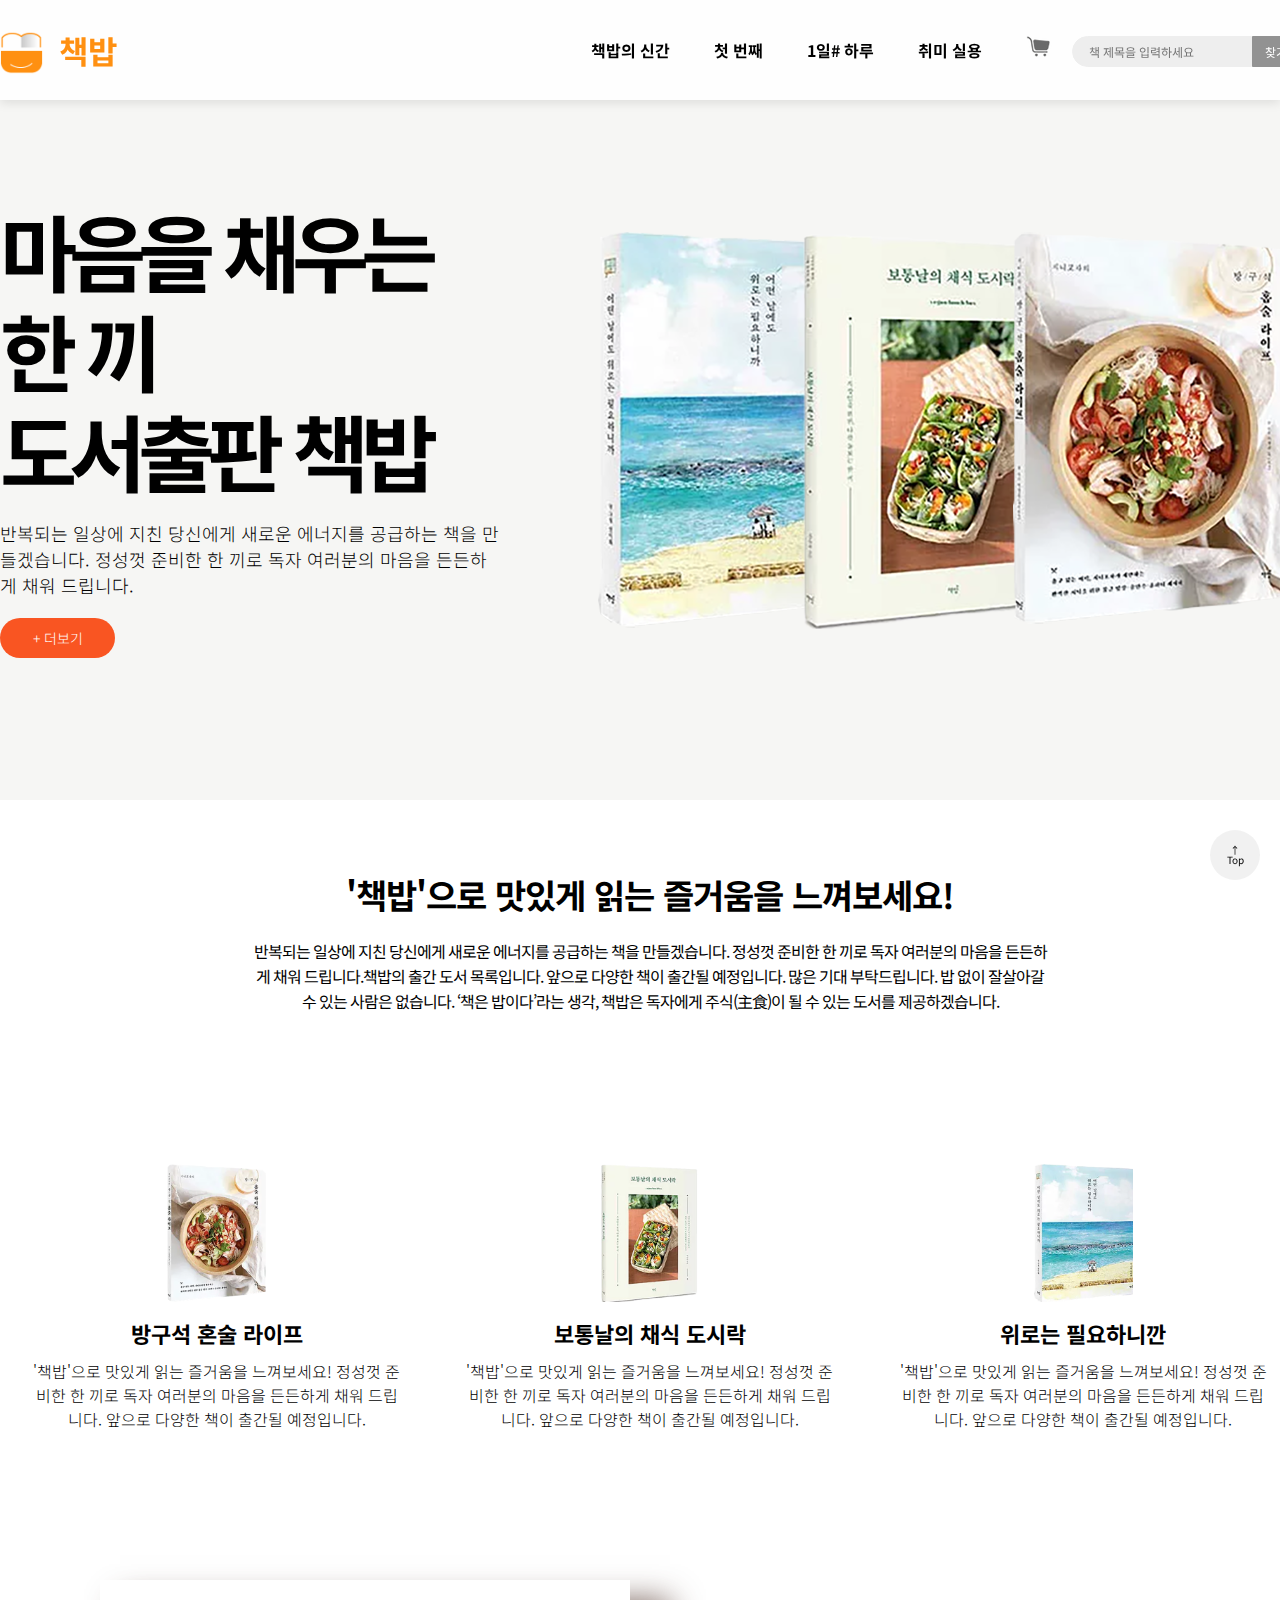
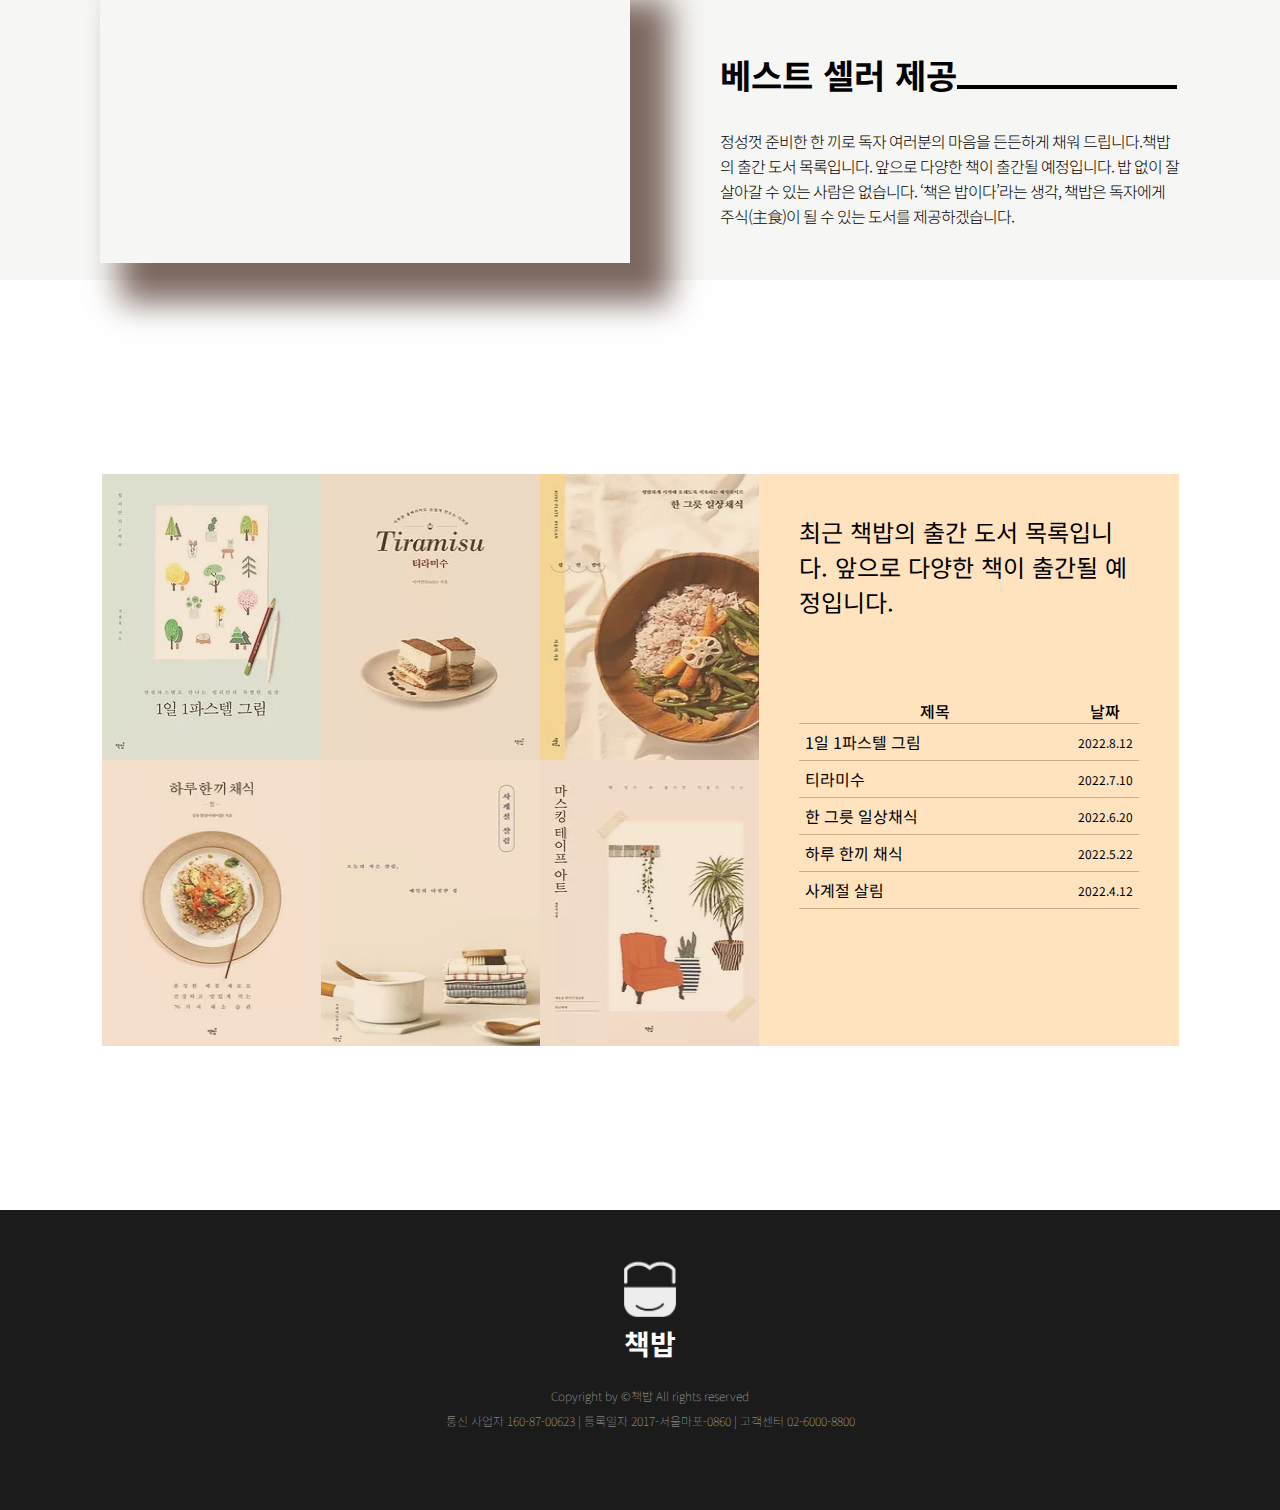
<file: index.html>
<!DOCTYPE html>
<html lang="ko">

<head>
  <title>실전 예제 웹사이트 만들기 따라하기-Main Page</title>
  <meta charset="utf-8">
  <link href="css/style.css" rel="stylesheet">
</head>

<body>
  <div id="top">
    <!-- 책밥 마크와 로고, GNB메뉴, 검색폼 -->
    <header>
      <div class="header-wrap m-auto">
        <div id="logoWrap">
          <!-- 책밥 마크와 로고 -->
          <a href="index.html">  
            <div class="logo-img f-le"><img src="imgs/top_logo.png" alt="logo"></div>
            <div class="logo-title">책밥</div>
          </a>
        </div> 
        <!-- GNB 메뉴 --> 
        <nav class="gnb">
          <ul id="navi">
            <li>
              <a href="#">책밥의 신간</a>
            </li>
            <li>
              <a href="#">첫 번째</a>
            </li>
            <li>
              <a href="sub.html" target="_self">1일# 하루</a>
            </li>
            <li>
              <a href="#">취미 실용</a>
            </li>
            <li>
              <a href="#"><img src="imgs/icon_cart.png" alt="cart"></a>
            </li>
          </ul>
          <!-- 검색폼 -->
          <div class="search-wrap">
            <form class="search">
              <input type="search" id="booksearch" name="booksearch" placeholder="책 제목을 입력하세요">
              <button class="search-btn" type="button">찾기</button>
            </form>
          </div>        
        </nav>
      </div>        
    </header>
    <main>
      <!-- 이벤트  -->
      <section id="banEvent">
        <div class="m-auto ban-event-on">
          <div class="ban-tit-wrap">
            <h1>마음을 채우는<br>한 끼<br>도서출판 책밥</h1>
            <p>반복되는 일상에 지친 당신에게 새로운 에너지를 공급하는 책을 만들겠습니다. 정성껏 준비한 한 끼로 독자 여러분의 마음을 든든하게 채워 드립니다.</p>
            <div class="event-btn">
              <a href="#">
                <div class="btn-more">&plus; 더보기</div>
              </a>
            </div>
          </div>
        </div>
      </section>
      <!-- 책밥 소개 -->
      <section class="biz-info">
        <div class="m-auto biz-text-wrap">
          <h2>'책밥'으로 맛있게 읽는 즐거움을 느껴보세요! </h2>
          <p>반복되는 일상에 지친 당신에게 새로운 에너지를 공급하는 책을 만들겠습니다. 정성껏 준비한 한 끼로 독자 여러분의 마음을 든든하게 채워 드립니다.책밥의 출간 도서 목록입니다. 앞으로 다양한 책이 출간될 예정입니다. 많은 기대 부탁드립니다. 밥 없이 잘살아갈 수 있는 사람은 없습니다. ‘책은 밥이다’라는 생각, 책밥은 독자에게 주식(主食)이 될 수 있는  도서를 제공하겠습니다.</p>
        </div>
        <div class="m-auto biz-3column">
          <div class="biz-3column-detail">
            <img src="imgs/icon1.png" alt="아이콘">
            <h3>방구석 혼술 라이프</h3>
            <p>'책밥'으로 맛있게 읽는 즐거움을 느껴보세요! 정성껏 준비한 한 끼로 독자 여러분의 마음을 든든하게 채워 드립니다. 앞으로 다양한 책이 출간될 예정입니다.</p>
          </div>
          <div class="biz-3column-detail">
            <img src="imgs/icon2.png" alt="아이콘">
            <h3>보통날의 채식 도시락</h3>
            <p>'책밥'으로 맛있게 읽는 즐거움을 느껴보세요! 정성껏 준비한 한 끼로 독자 여러분의 마음을 든든하게 채워 드립니다. 앞으로 다양한 책이 출간될 예정입니다.</p>
          </div>
          <div class="biz-3column-detail">
            <img src="imgs/icon3.png" alt="아이콘">
            <h3>위로는 필요하니깐</h3>
            <p>'책밥'으로 맛있게 읽는 즐거움을 느껴보세요! 정성껏 준비한 한 끼로 독자 여러분의 마음을 든든하게 채워 드립니다. 앞으로 다양한 책이 출간될 예정입니다.</p>
          </div>
        </div>
      </section>
      <!-- 유튜브 -->
      <section id="youtubeEvent">
        <div class=" youtube-event-bg cf">
          <div class="m-auto movie-story-wrap">
            <div class="f-le movie-youtube">
              <iframe width="560" height="315" src="https://www.youtube.com/embed/nzNV_IlB11M" allowfullscreen></iframe>            
            </div>
            <div class="f-ri movie-our-story">
              <h3>베스트 셀러 제공</h3>
              <p>정성껏 준비한 한 끼로 독자 여러분의 마음을 든든하게 채워 드립니다.책밥의 출간 도서 목록입니다. 앞으로 다양한 책이 출간될 예정입니다. 밥 없이 잘살아갈 수 있는 사람은 없습니다. ‘책은 밥이다’라는 생각, 책밥은 독자에게 주식(主食)이 될 수 있는  도서를 제공하겠습니다.</p>
            </div>
          </div>
        </div>
      </section>
      <!-- 책 갤러리와 뉴스 리스트 -->
      <section id="bookWrap">
        <div class="pt-st">
          <!-- 책 갤러리 -->
          <div class="book-photo">
            <div class="book-photo-wrap">
                <div class="book-photo-bg"><a href="#"><img src="imgs/book_01.png" alt="book_photo"></a></div>
                <div class="book-photo-bg"><a href="#"><img src="imgs/book_02.png" alt="book_photo"></a></div>
                <div class="book-photo-bg"><a href="#"><img src="imgs/book_03.png" alt="book_photo"></a></div>
                <div class="book-photo-bg"><a href="#"><img src="imgs/book_04.png" alt="book_photo"></a></div>
                <div class="book-photo-bg"><a href="#"><img src="imgs/book_05.png" alt="book_photo"></a></div>
                <div class="book-photo-bg"><a href="#"><img src="imgs/book_06.png" alt="book_photo"></a></div>
            </div>
          </div>
          <!-- 뉴스 리스트 -->
          <div class="book-news">
            <div class="book-news-box">
              <h3>최근 책밥의 출간 도서 목록입니다. 앞으로 다양한 책이 출간될 예정입니다. </h3>
              <table>
                <thead>
                  <tr>
                    <th>제목</th>
                    <th>날짜</th>
                  </tr>
                </thead>
                <tbody>
                  <tr>
                    <td>1일 1파스텔 그림</td>
                    <td class="date">2022.8.12</td>
                  </tr>
                  <tr>
                    <td>티라미수</td>
                    <td class="date">2022.7.10</td>
                  </tr>
                  <tr>
                    <td>한 그릇 일상채식</td>
                    <td class="date">2022.6.20</td>
                  </tr>
                  <tr>
                    <td>하루 한끼 채식</td>
                    <td class="date">2022.5.22</td>
                  </tr>
                  <tr>
                    <td>사계절 살림</td>
                    <td class="date">2022.4.12</td>
                  </tr>
                </tbody>
              </table>
            </div>
          </div>
        </div>
      </section>
    </main>
    <!-- 풋터 -->
    <footer>
      <div class="m-auto footer-wrap">
          <img src="imgs/footer_logo.png" alt="footer_logo">
          <div class="footer-adr">
            <h4>책밥</h4>
            <p>Copyright by &copy;책밥 All rights reserved </p>
            <p>통신 사업자 160-87-00623 &verbar; 등록일자 2017-서울마포-0860 &verbar; 고객센터 02-6000-8800</p>
          </div>
      </div>
    </footer>
    <!-- 탑버튼 -->
    <div class="go-top">
      <a href="#top"><div class="go-to-font">&uarr;<br>Top</div></a>
    </div>
  </div>
</body>

</html>
</file>
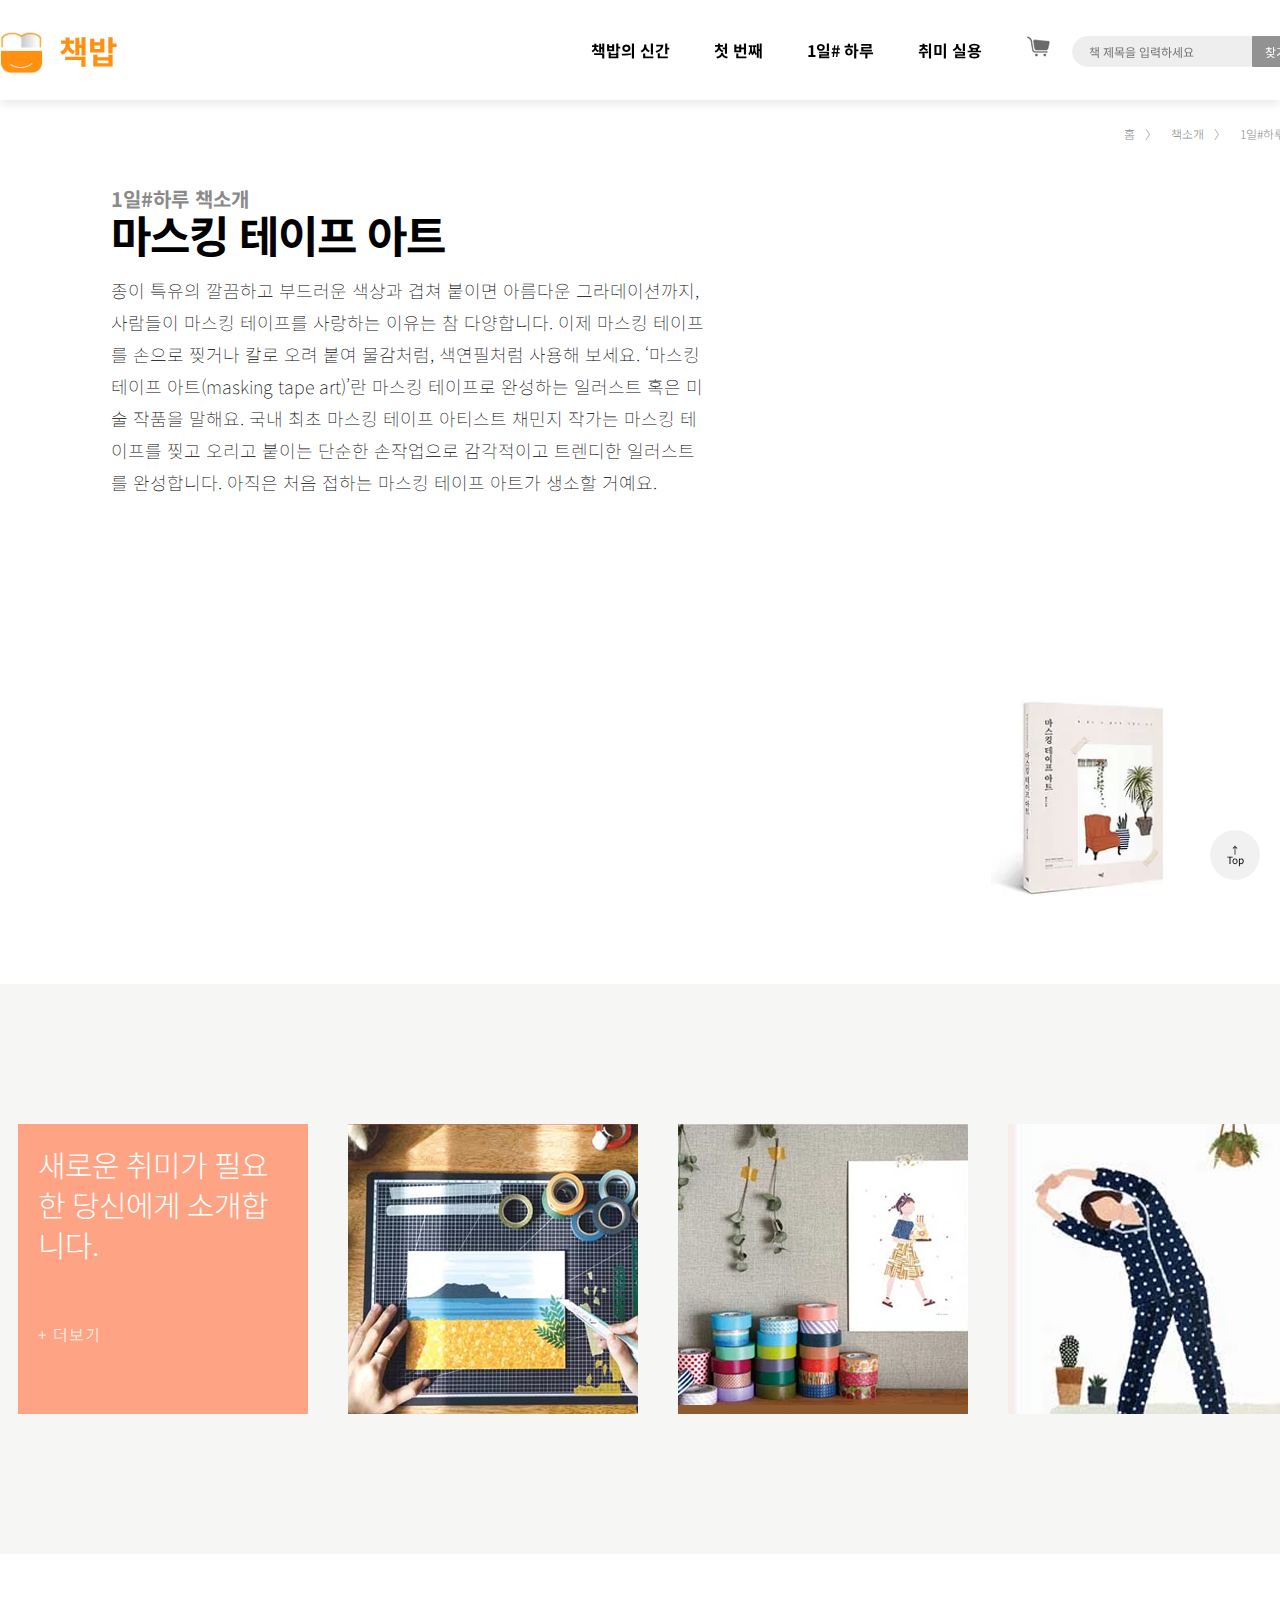
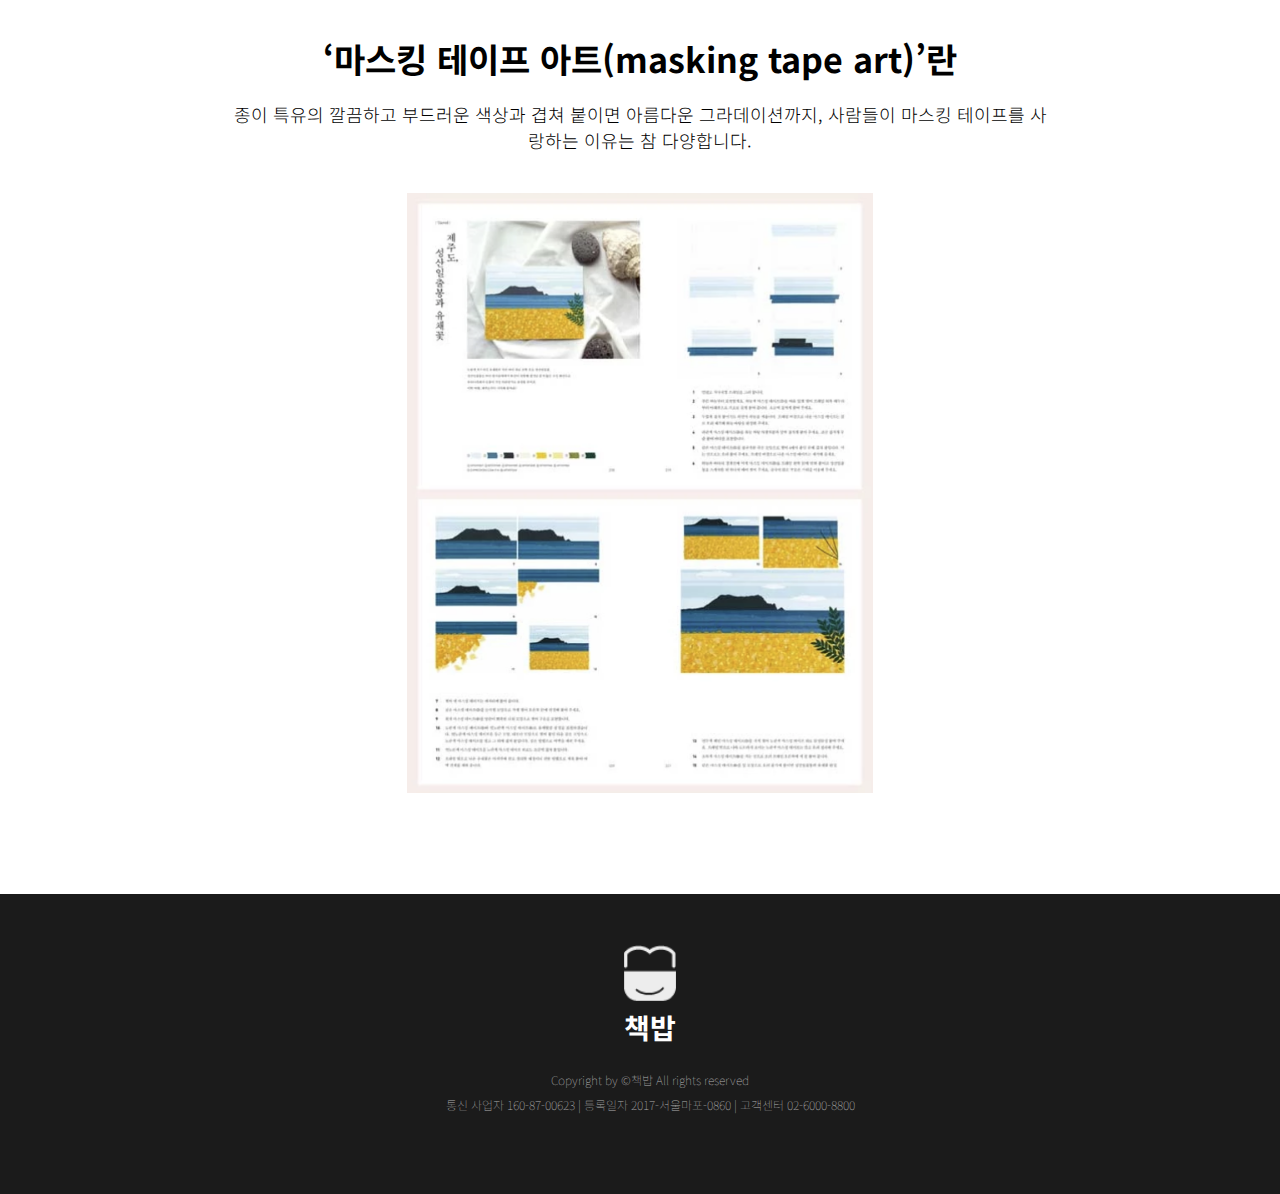
<file: sub.html>
<!DOCTYPE html>
<html lang="ko">

<head>
  <title>실전 예제 웹사이트 만들기 따라하기-Sub Page</title>
  <meta charset="utf-8">
  <link href="css/style.css" rel="stylesheet">
</head>

<body>
  <div id="top">
    <header>
      <div class="header-wrap m-auto">
        <!-- 책밥 마크와 로고 -->             
        <div id="logoWrap">
          <a href="index.html">  
            <div class="logo-img f-le"><img src="imgs/top_logo.png" alt="logo"></div>
            <div class="logo-title">책밥</div>
          </a>
        </div>
        <!-- GNB 메뉴 -->       
        <nav class="gnb">
          <ul id="navi">
            <li>
              <a href="#">책밥의 신간</a>
            </li>
            <li>
              <a href="#">첫 번째</a>
            </li>
            <li>
              <a href="sub.html" target="_self">1일# 하루</a>
            </li>
            <li>
              <a href="#">취미 실용</a>
            </li>
            <li>
              <a href="#"><img src="imgs/icon_cart.png" alt="cart"></a>
            </li>
          </ul>
          <!-- 검색폼 -->
          <div class="search-wrap">
            <form class="search">
              <input type="search" id="booksearch" name="booksearch" placeholder="책 제목을 입력하세요">
              <button class="search-btn" type="button">찾기</button>
            </form>
          </div>        
        </nav>
      </div>        
    </header>

    <main>
      <!-- 브레드크럼 -->
      <div id="breadcrumb" class="m-auto">  
          <ul class="breadcrumb-txt">
            <li>홈</li>
            <li>책소개</li>
            <li>1일#하루</li>          
          </ul>
      </div>
      <!-- 1일#하루 책소개 -->
      <section class="block-contents m-auto">
        <h1>1일#하루 책소개</h1>
        <h2>마스킹 테이프 아트</h2>
        <p>종이 특유의 깔끔하고 부드러운 색상과 겹쳐 붙이면 아름다운 그라데이션까지, 사람들이 마스킹 테이프를 사랑하는 이유는 참 다양합니다. 이제 마스킹 테이프를 손으로 찢거나 칼로 오려 붙여 물감처럼, 색연필처럼 사용해 보세요. ‘마스킹 테이프 아트(masking tape art)’란 마스킹 테이프로 완성하는 일러스트 혹은 미술 작품을 말해요. 국내 최초 마스킹 테이프 아티스트 채민지 작가는 마스킹 테이프를 찢고 오리고 붙이는 단순한 손작업으로 감각적이고 트렌디한 일러스트를 완성합니다. 아직은 처음 접하는 마스킹 테이프 아트가 생소할 거예요. </p>
        <div class="block-contents-photo">
          <img src="imgs/book1.png" alt="photo">
        </div>
      </section>
      <!-- 배경색 사각형 4개 수평 정렬 -->
      <div id="contentsBgc">
        <ul class="box-inline-4 m-auto ">
          <li>새로운 취미가 필요한 당신에게 소개합니다.<a href="#" class="button-more">&plus; 더보기</a></li>
          <li><img src="imgs/img_habby_thum1.jpg" alt="book1 photo"></li>
          <li><img src="imgs/img_habby_thum2.jpg" alt="book2 photo"></li>
          <li><img src="imgs/img_habby_thum3.jpg" alt="book3 photo"></li>
        </ul>
      </div>
      <!-- 제목 이미지 가운데 정렬 -->
      <section class="block-center-contents m-auto">             
        <h2>‘마스킹 테이프 아트(masking tape art)’란</h2>
        <p>종이 특유의 깔끔하고 부드러운 색상과 겹쳐 붙이면 아름다운 그라데이션까지, 사람들이 마스킹 테이프를 사랑하는 이유는 참 다양합니다.</p>
        <img src="imgs/img_habby.png" alt="hobby photo">
      </section>
    </main>
    <!-- 풋터 -->
     <footer>
      <div class="m-auto footer-wrap">
          <img src="imgs/footer_logo.png" alt="footer_logo">
          <div class="footer-adr">
            <h4>책밥</h4>
            <p>Copyright by &copy;책밥 All rights reserved </p>
            <p>통신 사업자 160-87-00623 &verbar; 등록일자 2017-서울마포-0860 &verbar; 고객센터 02-6000-8800</p>
          </div>
      </div>
    </footer>
    <!-- 탑버튼 -->
    <div class="go-top">
      <a href="#top"><div class="go-to-font">&uarr;<br>Top</div></a>
    </div>
  </div>
</body>
</html>
</file>
<file: css/style.css>
@charset "utf-8";
/* 공통 */
@import url('https://fonts.googleapis.com/css2?family=Noto+Sans+KR:wght@100;300;400;500;700;900&display=swap');
* {
    margin: 0;
    padding: 0;
    box-sizing: border-box;
    font-family: 'Noto Sans KR', sans-serif;
    font-size: 16px;
    color: #000;
    scroll-behavior: smooth;
}
ul li {
    list-style: none;
}

body {   
    background-color: #fff;
}
a {
    color: inherit;
    text-decoration: none;
}
.f-le {
    float: left;
}
.f-ri {
    float: right;
}
.cf::after {
    clear: both;
    content: "";
    display: block;
}
.m-auto{
    margin: 0 auto;
}
.m-top{
    margin-top: 120px;
}
.button {
    cursor: pointer;
    border-radius: 20px;
}
.go-top{
    position: fixed;
    bottom: 20px;
    right:20px;
    width: 50px;
    height: 50px;
    border-radius: 50%;
    background-color: rgba(238, 238, 238, 0.8);
    text-align: center;
    line-height: 10px;
    padding-top: 15px;
}
.go-to-font{
    font-size: 10px;
}
iframe{
    border: none;
}


header {
    width: 100%;
    height: 100px;
    background-color: rgba(255, 255, 255, 0.9);
    box-shadow: 0px 3px 10px rgba(0, 0, 0, 0.1);
    line-height: 100px;
    position: fixed;
    top: 0;
    left: 0;
    z-index: 10;
}
.header-wrap{
    display: flex;
    justify-content: space-between;
    width: 1300px;
}
/* 책밥 마크와 로고 */
#logoWrap {
    width: 180px;
    height: 100px;
}
.logo-img > img {
    height: 43px;
    vertical-align: middle;
    padding-right: 16px;
}
.logo-title{
    font-size: 32px;
    color: #ff9011;
    font-weight: 700;
}

/* GNB 메뉴 */
nav {
    height: 100px;
    font-size: 16px;
    font-weight: 700;
    line-height: 56px;
}
.gnb{
    display: flex;
    justify-content: flex-end;
    align-items: center;
}
#navi > li {
    display: inline-block;
    text-align: center;
    line-height: 100px;
    margin: 0 20px;;
}
#navi > li:hover {
    opacity: 0.5;
    text-decoration: underline;
    transition: 0.5s;
}

/* 검색폼 */
.search-wrap{
    position: relative;
}
form.search input[type=search] {
    padding: 6px 16px ;
    font-size: 12px;
    border:1px solid #eee;
    background-color: #eee;
    outline: 0px;
    border-top-left-radius: 20px;
    border-bottom-left-radius: 20px;
    width: 180px;
}
.search-btn{
    margin-left: -4px;
    padding: 6px 12px;
    font-size: 12px;
    color: #fff;
    border:1px solid #929292;
    background-color: #929292;
    border-top-right-radius: 20px;
    border-bottom-right-radius: 20px;
    cursor: pointer;
}

/* gnb 메뉴 선택 */
.gnb-active {
    color: #f95522;
}

/* 이벤트 */
#banEvent { 
    padding-top: 200px;
    background-color: #f6f6f4;
    height: 800px;
}
.ban-event-on {    
    width: 1300px;
    background-image: url(../imgs/main_book.png);
    background-repeat: no-repeat;
    background-position: 100% 50%;
}
.ban-tit-wrap{
    vertical-align: middle;
}
.ban-tit-wrap > h1 { 
    font-size: 84px;
    letter-spacing: -8px;
    line-height: 100px;
    text-align: left;
    font-weight: 700;
    width: 600px;  
}
.ban-tit-wrap > p {
    font-size: 18px;
    margin-top: 20px;
    text-align: left;
    font-weight: 300;
    width: 500px; 
}
.event-btn {
    margin-top: 20px;
}
.btn-more {
    width: 115px;
    height: 40px;
    background-color: #f95522;
    color: #fff;
    font-size: 14px;
    font-weight: 300;
    text-align: center;
    border-radius: 20px;
    line-height: 40px;
}
.btn-more:hover {
    background-color: #fff;
    border: 1px solid #f95522;
    color: #f95522;    
}

/* 책밥 소개 */
.biz-info {
    margin: 0 auto;
    width: 1300px;
    height: 800px;
}
.biz-text-wrap{
    text-align: center;
    width: 800px;
}
.biz-text-wrap > h2 {
    font-size: 34px;
    font-weight: 700;
    padding-top: 70px;
    letter-spacing: -1px;
}
.biz-text-wrap > p {
    letter-spacing: -1px;
    line-height: 25px;
    color: #000;
    margin-top: 20px;
    margin-bottom: 150px;
}
.biz-3column {
    display: flex;
    flex-direction: row;
    justify-content: space-between;
    align-items: center;
    width: 1300px;
}
.biz-3column-detail {
    flex: 1;
    padding: 0 30px;
    text-align: center;
}
.biz-3column-detail > img {
    width: 99px;
}
.biz-3column-detail > h3 {
    margin: 10px 0 10px 0;
    font-size: 22px;
    font-weight: 700;
}
.biz-3column-detail > p {
    font-weight: 300;
    line-height: 24px;
}

/* 유튜브 */
#youtubeEvent{
    height: 310px;
}
.youtube-event-bg{
    height: 280px;
    background-color: #f6f6f4;
}
.movie-story-wrap{
    width: 1080px;
}
.movie-youtube{
    margin-top: -20px; 
    box-shadow: 30px 30px 30px 10px rgba(73, 44, 34, 0.7);
    width: 530px;
    height: 283px; 
}
.movie-our-story{
    margin-left: 60px;
    padding-top: 50px;
    width: 460px;
    height: 283px;
}
.movie-our-story > h3{
    width: 500px;
    font-size: 34px;
    font-weight: 700;
}
.movie-our-story > h3::after{
    content: '';
    display: inline-block;
    width: 220px;
    border-bottom: 4px solid #000;
}
.movie-our-story > p{
    font-size: 16px;
    font-weight: 300;
    line-height: 25px;
    letter-spacing: -1px;
    padding-top: 30px;
}

/* 책 갤러리 */
#bookWrap {
    display: flex;
    justify-content:center;
    align-items: center;
    height: 900px;
}
.pt-st{
    display: flex;
    flex-direction: row;
    justify-content:center;
    align-items: center;
    width: 1077px;
}
.book-photo {
    flex-basis: 657px;
}
.book-photo-wrap{
    display: flex;
    flex-direction: row;
    justify-content: space-between;
    align-items: center;
    flex-wrap: wrap;
    width: 657px;
}
.book-photo-bg{
    background-color: rgb(223, 176, 114);
    width: 219px;
    height: 286px;
}
.book-photo-bg img {
    width: 219px;
    height: 286px;
    opacity: 0.7;
}
.book-photo-bg img:hover {
    width: 219px;
    height: 286px;
    opacity: 1;
}

/* 뉴스 리스트 */
.book-news{
    flex-basis: 420px;
    height: 572px;
    color: #1b1b1b;
    background-color: rgb(255, 227, 190);
}
.book-news-box{
     padding: 40px;
}
.book-news-box > h3 {
    font-size: 24px;
    font-weight: 400;
}
table, tr, td{
    margin-top: 80px;
    padding: 6px ;
    border-collapse: collapse;
    border-bottom: 1px  solid rgb(202, 171, 130);
    width: 100%;
}
table th{
    font-weight: 500;
}
.date{
    font-size: 12px;
}

/* 풋터 */
footer {
    background-color: #1b1b1b;
    height: 300px;
}
.footer-wrap {
    padding: 50px 0;
    text-align: center;
    width: 1300px;
    height: 200px;
}
.footer-wrap > img {
    width: 54px;
    height: 58px;
}
.footer-adr > h4{
    font-size: 28px;
    font-weight: 700;
    margin-bottom: 20px;
    color: #fff;
}
.footer-adr p{
    font-size: 12px;
    font-weight: 100;
    line-height: 25px;
    color: #aeaeae;
}

/* 브레드크럼 */
#breadcrumb{
    margin-top: 120px;
    text-align: right;
    font-weight: 100;    
    width: 1300px;
}
.breadcrumb-txt li{
    font-size: 12px;
    display: inline-block;
    color: #8a8a8a;
    font-weight: 300;
    padding: 0 5px 0 5px;
}
.breadcrumb-txt li::after{
    content: '\232A';
    padding-left: 10px;
    color: #8a8a8a;
    font-weight: 300;
}
.breadcrumb-txt li:last-child::after{
    content: '';
}

/* 1일#하루 책소개 */
.block-contents {
    margin-top: 40px;
    width: 1059px;
    height: 800px;
}
.block-contents > h1 {
    color: #8a8a8a;
    font-size: 20px;
    line-height: 30px;
}
.block-contents > h2 {
    color: #000;
    font-size: 44px;
    line-height: 40px;
    letter-spacing: -1px;
}
.block-contents > p {
    width: 600px;
    color: #000;
    font-size: 18px;
    line-height: 32px;
    font-weight: 100;
    padding-top: 20px;
}
.block-contents-photo{
    width: 1059px;
    margin-top: 200px;
}
.block-contents-photo > img{
    display: block;
    margin-left: auto;
    width: 180px;
}

/* 배경색 사각형 4개 수평 정렬 */
#contentsBgc{
    background-color: #f6f6f4;
    padding: 140px 0 140px 0;
}
.box-inline-4{
    width: 1320px;
    height: 290px;
    display: block;
    line-height: 100%;
}
.box-inline-4 > li{
    width: 290px;
    height: 290px;
    display: inline-block;
    margin: 0 18px 0 18px;
}
.box-inline-4 > li:first-child{
    background-color: #fea484;
    padding: 20px;
    font-size: 30px;
    color: #fff;
    font-weight: 300;
    letter-spacing: -1px;
    line-height: 40px;
    vertical-align: top;
}
.button-more{
    display: block;
    font-size: 16px;
    letter-spacing: 1px;
    color: #fff;
    padding-top: 50px;
}

/* 제목 이미지 가운데 정렬 */
.block-center-contents{
    width: 820px;
    height: 860px;
    text-align: center;
}
.block-center-contents h2{
    margin-top: 80px;
    font-size: 34px;
}
.block-center-contents p{
    margin-top: 18px;
    font-size: 18px;
    font-weight: 300;
}
.block-center-contents img{
    margin-top: 40px;
    height: 600px;
}
</file>
